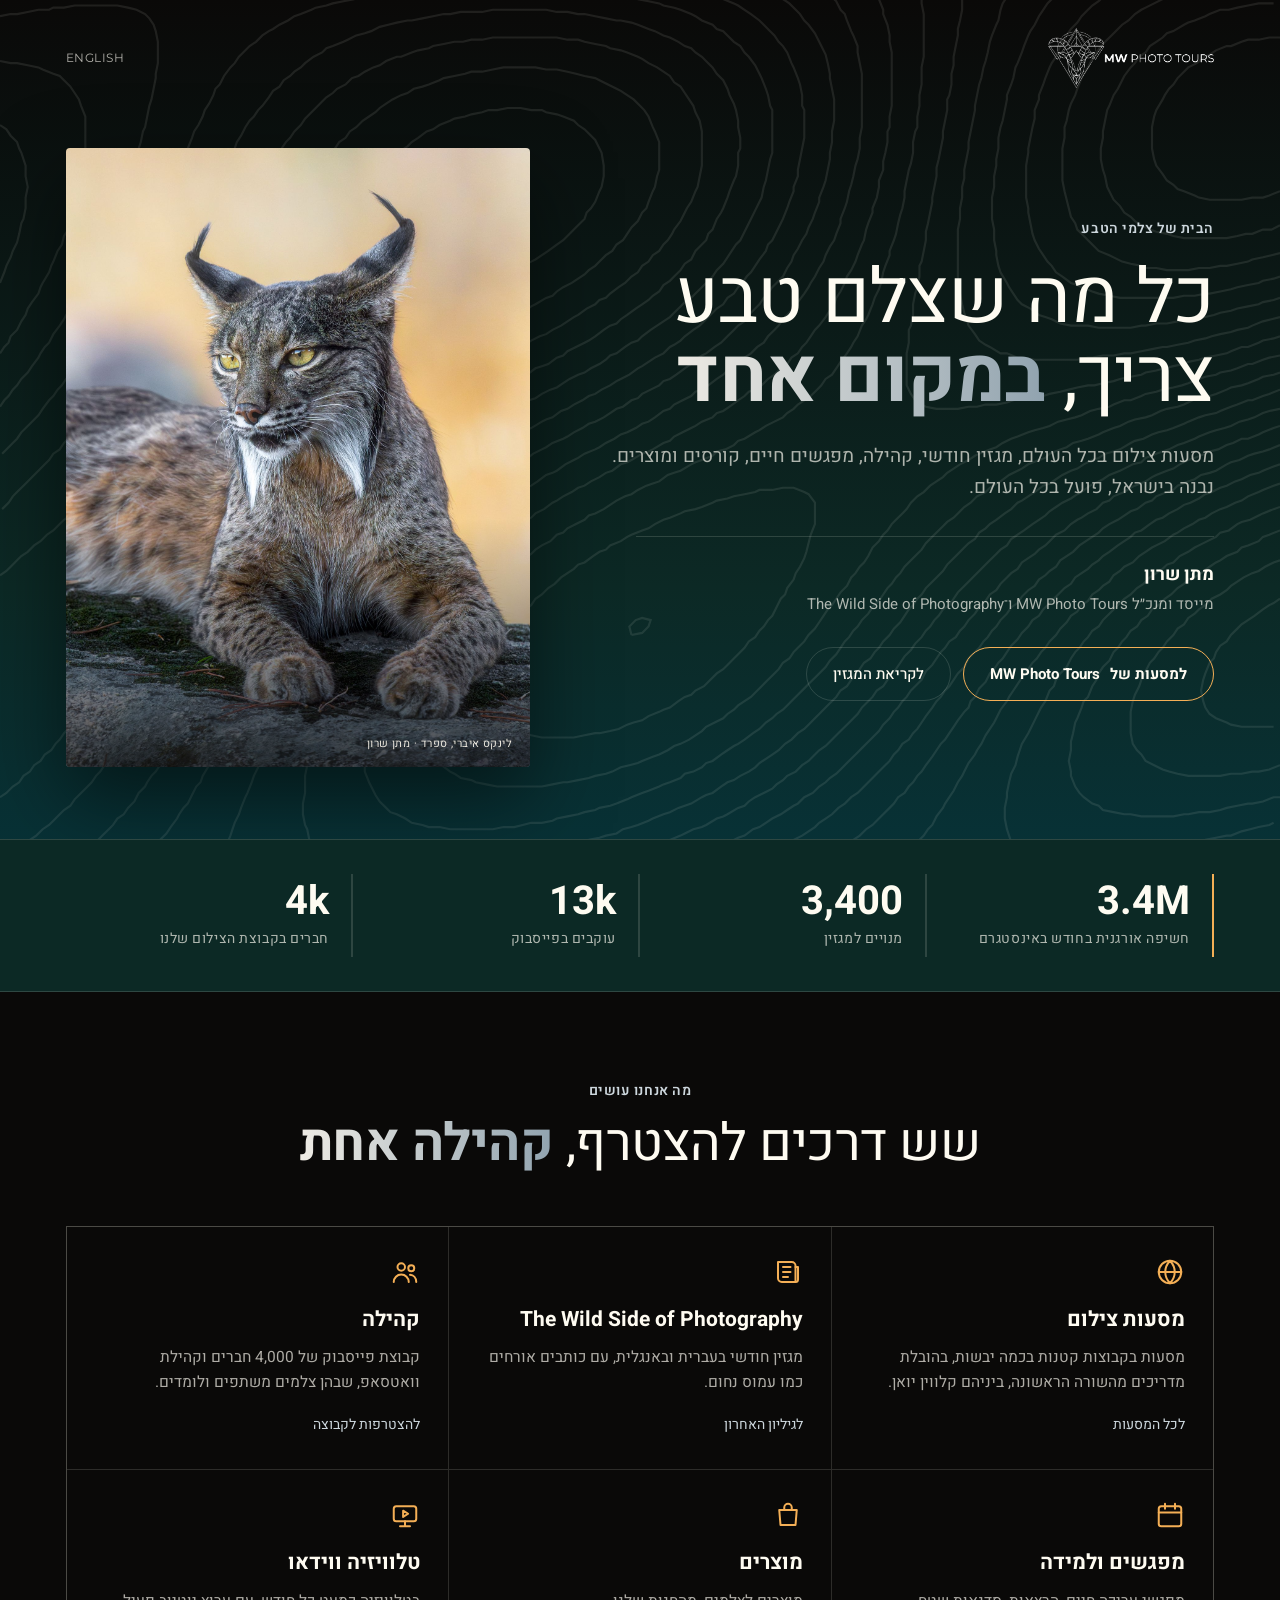
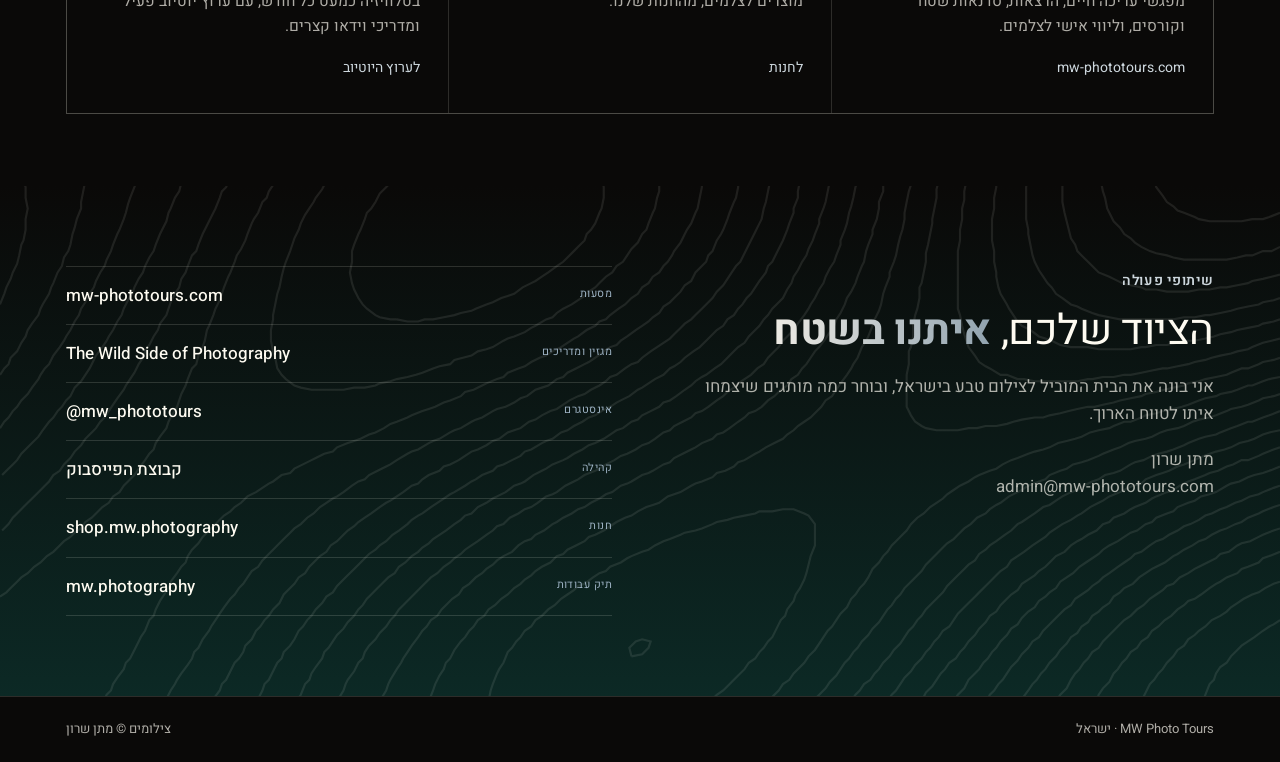
<file: partners/he.html>
<!doctype html>
<html lang="he" dir="rtl">
<head>
<meta charset="utf-8">
<meta name="viewport" content="width=device-width, initial-scale=1, viewport-fit=cover">
<title>מתן שרון · MW Photo Tours</title>
<meta name="robots" content="noindex, nofollow">
<meta name="description" content="MW Photo Tours: כל מה שצלם טבע צריך במקום אחד. מסעות, מגזין, קהילה, מפגשים ומוצרים, בהובלת מתן שרון.">
<meta property="og:title" content="מתן שרון · MW Photo Tours">
<meta property="og:description" content="כל מה שצלם טבע צריך במקום אחד: מסעות, מגזין, קהילה, מפגשים ומוצרים.">
<meta property="og:image" content="https://mw.photography/partners/img/lynx.jpg">
<meta property="og:url" content="https://mw.photography/partners/he.html">
<link rel="alternate" hreflang="en" href="https://mw.photography/partners/">
<link rel="alternate" hreflang="he" href="https://mw.photography/partners/he.html">
<link rel="icon" href="../favicon.ico">
<link rel="icon" href="../icon.svg" type="image/svg+xml">
<link rel="apple-touch-icon" href="../apple-touch-icon.png">
<link rel="preconnect" href="https://fonts.googleapis.com">
<link rel="preconnect" href="https://fonts.gstatic.com" crossorigin>
<link rel="stylesheet" href="https://fonts.googleapis.com/css2?family=Google+Sans:wght@400..700&family=Heebo:wght@400;500;700&display=swap">
<style>
/* Layout: website-style dark night band; split hero (words left, lynx right), ecosystem grid, reach strip, links. Single dark look by design (Brand Book v3). */
:root{
  --night:#0A0908; --forest:#0C2925; --petrol:#023C4C;
  --paper:#FEFBF1; --cream:#EBE7DE; --mist:#9CB1C2; --mist2:#CDD7DD;
  --gold:#F4AF56;
  --line:rgba(254,251,241,.14);
  --muted:rgba(254,251,241,.68);
  --f-head:"Heebo","MW Sans","Google Sans","Montserrat",system-ui,sans-serif;
  --f-body:"Heebo","MW Sans","Google Sans","Montserrat",system-ui,sans-serif;
  --f-label:"Heebo","Montserrat",system-ui,sans-serif;
  color-scheme:dark;
}
*{box-sizing:border-box}
body{margin:0;background:var(--night);color:var(--paper);font-family:var(--f-body);font-size:17px;line-height:1.6;-webkit-font-smoothing:antialiased}
a{color:inherit}
.wrap{max-width:1180px;margin:0 auto;padding-left:max(16px,env(safe-area-inset-left,0px));padding-right:max(16px,env(safe-area-inset-right,0px))}
.label{font-family:var(--f-label);font-size:12px;font-weight:600;letter-spacing:.22em;text-transform:uppercase;color:var(--mist2)}
.grad{background:linear-gradient(90deg,#91A3AF 0%,#EEEBE4 100%);-webkit-background-clip:text;background-clip:text;color:transparent}
h1,h2{font-family:var(--f-head);font-weight:400;letter-spacing:-.01em;text-wrap:balance;margin:0}
h1 b,h2 b{font-weight:700}

/* hero */
.hero{position:relative;overflow:hidden;background:linear-gradient(180deg,var(--night) 0%,var(--forest) 70%,var(--petrol) 140%)}
.topo{position:absolute;inset:0;background:url("data:image/svg+xml,%3Csvg%20xmlns%3D%22http%3A//www.w3.org/2000/svg%22%20viewBox%3D%220%200%20600%20400%22%20preserveAspectRatio%3D%22xMidYMid%20slice%22%3E%3Cg%20fill%3D%22none%22%20stroke%3D%22%23FEFBF1%22%20stroke-width%3D%221%22%20vector-effect%3D%22non-scaling-stroke%22%20opacity%3D%221%22%3E%3Cpath%20d%3D%22M600%2C93%20L595%2C95%20L592%2C96%20L587%2C96%20L582%2C97%20L577%2C97%20L572%2C97%20L567%2C97%20L562%2C96%20L560%2C95%20L555%2C93%20L552%2C92%20L550%2C90%20L547%2C88%20L545%2C85%20L542%2C81%20L541%2C78%20L540%2C73%20L540%2C68%20L540%2C63%20L541%2C58%20L542%2C55%20L545%2C50%20L546%2C48%20L548%2C45%20L550%2C43%20L552%2C40%20L555%2C37%20L557%2C35%20L561%2C33%20L565%2C30%20L567%2C29%20L570%2C27%20L575%2C25%20L577%2C25%20L582%2C23%20L585%2C22%20L590%2C22%20L595%2C21%20L600%2C21%22/%3E%3Cpath%20d%3D%22M600%2C109%20L596%2C111%20L592%2C111%20L587%2C113%20L584%2C113%20L580%2C114%20L575%2C115%20L570%2C115%20L565%2C115%20L560%2C115%20L555%2C115%20L550%2C114%20L547%2C113%20L542%2C112%20L539%2C111%20L535%2C109%20L532%2C107%20L530%2C105%20L527%2C103%20L525%2C100%20L522%2C97%20L520%2C93%20L519%2C91%20L518%2C86%20L517%2C83%20L516%2C78%20L516%2C73%20L517%2C68%20L517%2C65%20L518%2C60%20L519%2C55%20L520%2C53%20L522%2C48%20L524%2C45%20L525%2C43%20L527%2C39%20L530%2C35%20L532%2C33%20L534%2C30%20L537%2C28%20L539%2C25%20L542%2C23%20L545%2C21%20L547%2C19%20L550%2C18%20L555%2C15%20L557%2C14%20L560%2C13%20L565%2C11%20L567%2C10%20L572%2C8%20L576%2C8%20L580%2C7%20L585%2C6%20L590%2C5%20L592%2C5%20L597%2C5%22/%3E%3Cpath%20d%3D%22M600%2C122%20L596%2C123%20L592%2C124%20L587%2C125%20L585%2C126%20L580%2C127%20L575%2C128%20L572%2C128%20L567%2C129%20L562%2C129%20L557%2C130%20L552%2C130%20L547%2C130%20L542%2C129%20L537%2C129%20L535%2C128%20L530%2C127%20L526%2C126%20L522%2C124%20L520%2C123%20L515%2C121%20L512%2C118%20L510%2C116%20L507%2C113%20L505%2C111%20L504%2C108%20L502%2C105%20L501%2C101%20L500%2C97%20L499%2C93%20L498%2C88%20L498%2C83%20L498%2C78%20L498%2C73%20L499%2C68%20L499%2C63%20L500%2C60%20L501%2C55%20L502%2C52%20L504%2C48%20L505%2C45%20L507%2C40%20L508%2C38%20L510%2C35%20L512%2C31%20L514%2C28%20L516%2C25%20L518%2C23%20L521%2C20%20L523%2C18%20L526%2C15%20L529%2C13%20L532%2C10%20L535%2C8%20L537%2C7%20L541%2C5%20L545%2C3%20L547%2C2%20L552%2C0%22/%3E%3Cpath%20d%3D%22M600%2C133%20L597%2C134%20L592%2C135%20L590%2C136%20L585%2C137%20L580%2C138%20L577%2C139%20L572%2C140%20L567%2C141%20L565%2C141%20L560%2C142%20L555%2C142%20L550%2C143%20L545%2C143%20L540%2C143%20L535%2C143%20L530%2C143%20L525%2C143%20L520%2C142%20L515%2C141%20L512%2C140%20L507%2C138%20L505%2C137%20L502%2C136%20L498%2C133%20L495%2C131%20L493%2C128%20L491%2C126%20L489%2C123%20L487%2C120%20L485%2C116%20L484%2C113%20L483%2C108%20L482%2C103%20L482%2C101%20L481%2C96%20L481%2C91%20L481%2C86%20L481%2C81%20L482%2C75%20L482%2C73%20L483%2C68%20L484%2C63%20L485%2C59%20L485%2C55%20L487%2C50%20L487%2C48%20L489%2C43%20L490%2C40%20L492%2C35%20L493%2C33%20L495%2C30%20L497%2C25%20L498%2C23%20L500%2C20%20L502%2C17%20L505%2C14%20L507%2C11%20L510%2C8%20L512%2C6%20L515%2C4%20L517%2C2%20L520%2C0%22/%3E%3Cpath%20d%3D%22M600%2C143%20L597%2C144%20L592%2C145%20L590%2C146%20L585%2C147%20L580%2C148%20L577%2C149%20L572%2C150%20L569%2C151%20L565%2C152%20L560%2C153%20L556%2C153%20L552%2C154%20L547%2C155%20L542%2C155%20L537%2C156%20L535%2C156%20L530%2C157%20L525%2C157%20L520%2C157%20L515%2C157%20L510%2C156%20L505%2C156%20L502%2C156%20L497%2C155%20L493%2C153%20L490%2C152%20L487%2C151%20L483%2C148%20L479%2C146%20L477%2C144%20L475%2C141%20L473%2C138%20L472%2C136%20L469%2C131%20L468%2C128%20L467%2C123%20L467%2C121%20L466%2C116%20L466%2C111%20L465%2C106%20L465%2C101%20L465%2C96%20L466%2C91%20L466%2C86%20L467%2C81%20L467%2C78%20L468%2C73%20L468%2C68%20L469%2C63%20L470%2C60%20L471%2C55%20L472%2C50%20L472%2C48%20L474%2C43%20L475%2C40%20L476%2C35%20L477%2C33%20L479%2C28%20L480%2C25%20L482%2C20%20L483%2C18%20L485%2C15%20L487%2C11%20L489%2C8%20L491%2C5%20L493%2C3%20L495%2C0%22/%3E%3Cpath%20d%3D%22M600%2C152%20L596%2C153%20L592%2C154%20L587%2C156%20L585%2C157%20L580%2C158%20L577%2C159%20L572%2C160%20L568%2C161%20L565%2C162%20L560%2C163%20L557%2C164%20L552%2C165%20L547%2C166%20L545%2C166%20L540%2C167%20L535%2C168%20L530%2C169%20L527%2C169%20L522%2C170%20L517%2C170%20L512%2C171%20L510%2C171%20L505%2C172%20L500%2C172%20L495%2C172%20L490%2C172%20L485%2C172%20L480%2C171%20L477%2C171%20L472%2C169%20L469%2C169%20L464%2C166%20L462%2C165%20L459%2C163%20L457%2C160%20L454%2C156%20L453%2C153%20L452%2C150%20L451%2C146%20L450%2C141%20L449%2C138%20L449%2C133%20L449%2C128%20L449%2C123%20L449%2C118%20L449%2C113%20L449%2C111%20L450%2C106%20L450%2C101%20L451%2C96%20L451%2C91%20L452%2C87%20L452%2C83%20L453%2C78%20L454%2C73%20L454%2C70%20L455%2C65%20L456%2C60%20L457%2C55%20L457%2C53%20L458%2C48%20L459%2C43%20L460%2C40%20L461%2C35%20L462%2C32%20L463%2C28%20L464%2C23%20L465%2C20%20L467%2C15%20L468%2C13%20L469%2C8%20L470%2C5%20L472%2C2%22/%3E%3Cpath%20d%3D%22M296%2C301%20L295%2C297%20L298%2C294%20L301%2C293%20L305%2C294%20L304%2C297%20L301%2C300%20L296%2C301%22/%3E%3Cpath%20d%3D%22M600%2C161%20L597%2C162%20L592%2C163%20L590%2C164%20L585%2C166%20L582%2C166%20L577%2C168%20L575%2C169%20L570%2C170%20L565%2C171%20L562%2C172%20L557%2C173%20L555%2C174%20L550%2C175%20L546%2C176%20L542%2C177%20L537%2C178%20L535%2C179%20L530%2C180%20L525%2C181%20L522%2C182%20L517%2C183%20L513%2C184%20L510%2C184%20L505%2C185%20L501%2C186%20L497%2C187%20L492%2C188%20L489%2C189%20L485%2C189%20L479%2C190%20L475%2C191%20L472%2C192%20L467%2C193%20L462%2C193%20L458%2C194%20L454%2C194%20L449%2C195%20L444%2C195%20L439%2C195%20L434%2C194%20L432%2C193%20L429%2C191%20L427%2C188%20L425%2C184%20L425%2C179%20L425%2C174%20L425%2C169%20L426%2C164%20L426%2C158%20L427%2C156%20L428%2C151%20L428%2C146%20L429%2C141%20L430%2C138%20L431%2C133%20L431%2C128%20L432%2C126%20L433%2C121%20L434%2C116%20L434%2C112%20L435%2C108%20L436%2C103%20L437%2C98%20L437%2C96%20L438%2C91%20L439%2C86%20L439%2C82%20L440%2C78%20L441%2C73%20L442%2C68%20L442%2C65%20L443%2C60%20L444%2C55%20L444%2C50%20L445%2C48%20L446%2C43%20L446%2C38%20L447%2C34%20L447%2C30%20L448%2C25%20L449%2C20%20L449%2C17%20L450%2C13%20L451%2C8%20L451%2C3%22/%3E%3Cpath%20d%3D%22M249%2C348%20L246%2C347%20L241%2C345%20L238%2C343%20L236%2C341%20L233%2C338%20L231%2C335%20L230%2C332%20L229%2C327%20L229%2C322%20L230%2C317%20L231%2C314%20L233%2C309%20L234%2C307%20L236%2C304%20L238%2C299%20L240%2C297%20L242%2C294%20L244%2C292%20L246%2C289%20L249%2C287%20L251%2C284%20L254%2C282%20L257%2C279%20L260%2C277%20L263%2C274%20L266%2C272%20L269%2C270%20L271%2C268%20L274%2C267%20L278%2C264%20L281%2C262%20L284%2C261%20L286%2C259%20L291%2C257%20L294%2C255%20L296%2C254%20L301%2C252%20L304%2C251%20L307%2C249%20L311%2C247%20L314%2C246%20L319%2C244%20L321%2C243%20L326%2C242%20L329%2C241%20L334%2C239%20L336%2C238%20L341%2C237%20L344%2C236%20L349%2C235%20L354%2C234%20L356%2C233%20L362%2C233%20L367%2C232%20L372%2C232%20L377%2C234%20L379%2C235%20L382%2C239%20L382%2C242%20L382%2C247%20L382%2C249%20L380%2C254%20L379%2C258%20L378%2C262%20L377%2C265%20L375%2C269%20L373%2C272%20L372%2C275%20L369%2C279%20L368%2C282%20L366%2C284%20L364%2C288%20L362%2C292%20L360%2C294%20L358%2C297%20L356%2C299%20L354%2C302%20L351%2C304%20L349%2C307%20L346%2C310%20L344%2C312%20L341%2C315%20L339%2C317%20L336%2C319%20L333%2C322%20L330%2C325%20L326%2C327%20L324%2C329%20L321%2C330%20L318%2C332%20L314%2C335%20L311%2C336%20L309%2C337%20L304%2C339%20L301%2C341%20L297%2C342%20L294%2C343%20L290%2C345%20L286%2C346%20L281%2C347%20L279%2C347%20L274%2C348%20L269%2C349%20L264%2C349%20L259%2C349%20L254%2C349%20L249%2C348%22/%3E%3Cpath%20d%3D%22M600%2C170%20L595%2C171%20L592%2C172%20L587%2C174%20L585%2C174%20L580%2C176%20L577%2C177%20L572%2C178%20L570%2C179%20L565%2C180%20L562%2C181%20L557%2C183%20L554%2C184%20L550%2C185%20L545%2C186%20L542%2C187%20L537%2C188%20L535%2C189%20L530%2C191%20L527%2C191%20L522%2C193%20L520%2C194%20L515%2C195%20L511%2C196%20L507%2C198%20L504%2C199%20L500%2C200%20L496%2C201%20L492%2C203%20L489%2C204%20L485%2C205%20L482%2C206%20L477%2C208%20L474%2C209%20L470%2C211%20L467%2C213%20L464%2C214%20L459%2C216%20L457%2C217%20L454%2C219%20L450%2C221%20L447%2C223%20L444%2C225%20L442%2C227%20L439%2C229%20L436%2C231%20L433%2C234%20L430%2C236%20L427%2C239%20L425%2C242%20L423%2C244%20L420%2C247%20L418%2C249%20L416%2C252%20L414%2C254%20L412%2C257%20L409%2C260%20L407%2C264%20L405%2C267%20L403%2C269%20L401%2C272%20L399%2C274%20L397%2C278%20L394%2C281%20L392%2C284%20L390%2C287%20L388%2C289%20L386%2C292%20L384%2C295%20L382%2C298%20L379%2C301%20L377%2C304%20L374%2C307%20L372%2C309%20L370%2C312%20L367%2C314%20L365%2C317%20L363%2C319%20L360%2C322%20L357%2C325%20L355%2C327%20L352%2C330%20L349%2C332%20L346%2C334%20L344%2C336%20L341%2C338%20L339%2C340%20L335%2C342%20L331%2C344%20L329%2C346%20L326%2C348%20L323%2C350%20L319%2C352%20L316%2C353%20L313%2C355%20L309%2C357%20L306%2C358%20L301%2C360%20L299%2C361%20L295%2C362%20L291%2C363%20L287%2C365%20L284%2C366%20L279%2C367%20L276%2C368%20L271%2C369%20L266%2C370%20L264%2C370%20L259%2C371%20L254%2C372%20L249%2C372%20L244%2C372%20L238%2C372%20L233%2C372%20L228%2C371%20L223%2C370%20L221%2C369%20L216%2C368%20L213%2C366%20L211%2C365%20L207%2C362%20L205%2C360%20L203%2C357%20L201%2C354%20L199%2C350%20L198%2C346%20L198%2C342%20L198%2C337%20L198%2C333%20L199%2C330%20L200%2C325%20L201%2C322%20L203%2C317%20L204%2C314%20L206%2C310%20L208%2C307%20L209%2C304%20L211%2C302%20L213%2C298%20L216%2C294%20L218%2C292%20L220%2C289%20L222%2C287%20L224%2C284%20L227%2C282%20L229%2C279%20L232%2C277%20L235%2C274%20L238%2C272%20L241%2C269%20L244%2C267%20L246%2C265%20L249%2C263%20L251%2C261%20L254%2C259%20L258%2C257%20L261%2C254%20L264%2C253%20L266%2C251%20L270%2C249%20L274%2C247%20L276%2C245%20L279%2C244%20L283%2C242%20L286%2C240%20L289%2C238%20L293%2C236%20L296%2C235%20L299%2C233%20L303%2C231%20L306%2C230%20L309%2C229%20L313%2C226%20L316%2C225%20L319%2C224%20L324%2C221%20L326%2C220%20L329%2C219%20L334%2C217%20L336%2C215%20L340%2C214%20L344%2C212%20L346%2C210%20L349%2C209%20L354%2C206%20L356%2C205%20L359%2C203%20L363%2C201%20L367%2C199%20L369%2C197%20L372%2C195%20L374%2C193%20L377%2C191%20L380%2C189%20L383%2C186%20L385%2C184%20L387%2C181%20L390%2C179%20L392%2C176%20L394%2C173%20L397%2C169%20L399%2C166%20L400%2C164%20L402%2C161%20L404%2C156%20L406%2C153%20L407%2C151%20L409%2C146%20L410%2C143%20L412%2C139%20L413%2C136%20L414%2C131%20L415%2C128%20L417%2C123%20L417%2C121%20L419%2C116%20L420%2C113%20L421%2C108%20L422%2C104%20L423%2C101%20L424%2C96%20L424%2C93%20L425%2C88%20L426%2C83%20L427%2C80%20L428%2C75%20L428%2C70%20L429%2C65%20L430%2C63%20L430%2C58%20L431%2C53%20L431%2C48%20L432%2C43%20L432%2C40%20L432%2C35%20L433%2C30%20L433%2C25%20L433%2C20%20L433%2C15%20L433%2C10%20L432%2C5%20L432%2C3%22/%3E%3Cpath%20d%3D%22M600%2C178%20L597%2C179%20L592%2C180%20L590%2C181%20L585%2C183%20L582%2C184%20L577%2C185%20L575%2C186%20L570%2C188%20L567%2C189%20L562%2C190%20L559%2C191%20L555%2C193%20L552%2C194%20L547%2C195%20L544%2C196%20L540%2C198%20L537%2C199%20L532%2C200%20L529%2C201%20L525%2C203%20L522%2C204%20L517%2C206%20L515%2C207%20L510%2C209%20L507%2C210%20L503%2C211%20L500%2C213%20L497%2C214%20L492%2C216%20L490%2C218%20L487%2C219%20L482%2C221%20L479%2C223%20L477%2C224%20L473%2C226%20L469%2C229%20L467%2C230%20L464%2C232%20L462%2C234%20L458%2C236%20L455%2C239%20L452%2C241%20L449%2C244%20L447%2C246%20L444%2C248%20L442%2C250%20L439%2C253%20L437%2C255%20L434%2C258%20L432%2C261%20L429%2C264%20L427%2C266%20L424%2C269%20L422%2C272%20L420%2C274%20L418%2C277%20L416%2C279%20L414%2C282%20L412%2C285%20L409%2C288%20L407%2C291%20L404%2C294%20L402%2C297%20L400%2C299%20L398%2C302%20L396%2C304%20L394%2C307%20L392%2C310%20L389%2C313%20L387%2C316%20L384%2C319%20L382%2C321%20L379%2C324%20L377%2C326%20L374%2C329%20L372%2C331%20L369%2C334%20L367%2C336%20L364%2C338%20L362%2C340%20L359%2C342%20L356%2C345%20L353%2C347%20L349%2C350%20L346%2C352%20L344%2C353%20L341%2C355%20L338%2C357%20L334%2C360%20L331%2C361%20L329%2C363%20L325%2C365%20L321%2C366%20L319%2C368%20L314%2C370%20L311%2C371%20L309%2C372%20L304%2C374%20L301%2C375%20L296%2C377%20L294%2C378%20L289%2C380%20L286%2C381%20L281%2C382%20L279%2C383%20L274%2C384%20L271%2C385%20L266%2C386%20L261%2C387%20L259%2C388%20L254%2C389%20L249%2C389%20L245%2C390%20L241%2C391%20L236%2C391%20L231%2C392%20L226%2C392%20L221%2C392%20L216%2C392%20L211%2C392%20L206%2C391%20L201%2C391%20L198%2C390%20L193%2C389%20L190%2C387%20L186%2C385%20L183%2C384%20L181%2C382%20L178%2C379%20L176%2C376%20L174%2C372%20L173%2C370%20L171%2C365%20L171%2C360%20L171%2C357%20L171%2C352%20L171%2C350%20L172%2C345%20L173%2C340%20L173%2C337%20L175%2C332%20L176%2C329%20L177%2C325%20L178%2C322%20L181%2C317%20L182%2C314%20L183%2C312%20L186%2C307%20L188%2C304%20L189%2C302%20L191%2C299%20L193%2C296%20L196%2C292%20L198%2C289%20L200%2C287%20L202%2C284%20L205%2C282%20L207%2C279%20L209%2C277%20L212%2C274%20L215%2C272%20L217%2C269%20L220%2C267%20L223%2C264%20L226%2C262%20L228%2C260%20L231%2C258%20L233%2C256%20L236%2C254%20L240%2C252%20L243%2C249%20L246%2C247%20L249%2C246%20L251%2C244%20L255%2C242%20L259%2C239%20L261%2C238%20L264%2C236%20L268%2C234%20L271%2C232%20L274%2C231%20L277%2C229%20L281%2C227%20L284%2C225%20L287%2C224%20L291%2C221%20L294%2C220%20L296%2C219%20L301%2C216%20L304%2C215%20L306%2C214%20L311%2C211%20L314%2C210%20L316%2C208%20L320%2C206%20L324%2C204%20L326%2C203%20L329%2C201%20L334%2C199%20L336%2C197%20L339%2C196%20L342%2C194%20L346%2C191%20L349%2C189%20L351%2C187%20L354%2C186%20L357%2C184%20L360%2C181%20L363%2C179%20L366%2C176%20L369%2C174%20L371%2C171%20L374%2C169%20L376%2C166%20L378%2C164%20L380%2C161%20L382%2C158%20L384%2C156%20L387%2C152%20L389%2C149%20L391%2C146%20L392%2C143%20L394%2C140%20L396%2C136%20L397%2C133%20L399%2C130%20L401%2C126%20L402%2C123%20L404%2C118%20L405%2C116%20L406%2C111%20L407%2C108%20L409%2C103%20L409%2C101%20L411%2C96%20L412%2C91%20L412%2C88%20L414%2C83%20L414%2C79%20L415%2C75%20L416%2C70%20L416%2C65%20L417%2C63%20L417%2C58%20L418%2C53%20L418%2C48%20L418%2C43%20L418%2C38%20L418%2C33%20L418%2C28%20L417%2C23%20L417%2C20%20L416%2C15%20L414%2C10%20L414%2C8%20L412%2C3%20L410%2C0%22/%3E%3Cpath%20d%3D%22M147%2C400%20L145%2C397%20L144%2C392%20L143%2C390%20L142%2C385%20L142%2C380%20L143%2C375%20L143%2C370%20L143%2C367%20L144%2C362%20L145%2C357%20L146%2C355%20L147%2C350%20L148%2C347%20L150%2C342%20L151%2C340%20L153%2C335%20L154%2C332%20L156%2C327%20L157%2C325%20L158%2C322%20L161%2C317%20L162%2C314%20L163%2C312%20L166%2C308%20L168%2C304%20L170%2C302%20L171%2C299%20L173%2C296%20L176%2C293%20L178%2C290%20L181%2C287%20L183%2C284%20L185%2C282%20L187%2C279%20L189%2C277%20L192%2C274%20L194%2C272%20L197%2C269%20L199%2C267%20L202%2C264%20L205%2C262%20L208%2C259%20L211%2C257%20L213%2C255%20L216%2C253%20L218%2C251%20L221%2C249%20L224%2C247%20L228%2C244%20L231%2C242%20L233%2C240%20L236%2C239%20L239%2C236%20L243%2C234%20L246%2C232%20L249%2C231%20L252%2C229%20L256%2C226%20L259%2C225%20L261%2C224%20L265%2C221%20L269%2C219%20L271%2C218%20L274%2C216%20L279%2C214%20L281%2C213%20L284%2C211%20L288%2C209%20L291%2C207%20L294%2C206%20L298%2C204%20L301%2C202%20L304%2C201%20L307%2C199%20L311%2C196%20L314%2C195%20L316%2C193%20L320%2C191%20L324%2C189%20L326%2C187%20L329%2C186%20L332%2C184%20L336%2C181%20L339%2C179%20L341%2C177%20L344%2C175%20L346%2C173%20L349%2C171%20L352%2C169%20L355%2C166%20L358%2C164%20L360%2C161%20L363%2C158%20L365%2C156%20L367%2C153%20L369%2C151%20L372%2C148%20L374%2C145%20L377%2C141%20L379%2C138%20L380%2C136%20L382%2C133%20L384%2C129%20L386%2C126%20L387%2C123%20L389%2C119%20L391%2C116%20L392%2C113%20L394%2C108%20L394%2C106%20L396%2C101%20L397%2C98%20L398%2C93%20L399%2C90%20L400%2C86%20L401%2C81%20L402%2C78%20L403%2C73%20L403%2C68%20L404%2C63%20L404%2C58%20L404%2C55%20L404%2C50%20L404%2C45%20L404%2C42%20L404%2C38%20L403%2C33%20L402%2C28%20L402%2C25%20L400%2C20%20L399%2C18%20L397%2C13%20L396%2C10%20L394%2C8%20L392%2C4%20L389%2C1%22/%3E%3Cpath%20d%3D%22M600%2C186%20L595%2C188%20L592%2C189%20L587%2C191%20L585%2C191%20L580%2C193%20L577%2C194%20L572%2C196%20L570%2C197%20L565%2C198%20L562%2C199%20L557%2C201%20L555%2C202%20L550%2C204%20L547%2C205%20L543%2C206%20L540%2C207%20L536%2C209%20L532%2C210%20L530%2C211%20L525%2C214%20L522%2C215%20L518%2C216%20L515%2C218%20L512%2C219%20L508%2C221%20L505%2C223%20L502%2C224%20L498%2C226%20L495%2C228%20L492%2C230%20L489%2C231%20L485%2C234%20L482%2C236%20L479%2C238%20L477%2C239%20L474%2C242%20L471%2C244%20L467%2C247%20L464%2C249%20L462%2C251%20L459%2C253%20L457%2C256%20L454%2C258%20L452%2C260%20L449%2C263%20L447%2C265%20L444%2C268%20L442%2C271%20L439%2C274%20L437%2C276%20L434%2C279%20L432%2C282%20L430%2C284%20L428%2C287%20L426%2C289%20L424%2C292%20L422%2C295%20L419%2C298%20L417%2C301%20L414%2C304%20L412%2C307%20L410%2C309%20L408%2C312%20L405%2C314%20L403%2C317%20L401%2C319%20L399%2C322%20L397%2C325%20L394%2C327%20L392%2C330%20L389%2C333%20L387%2C335%20L384%2C338%20L382%2C340%20L379%2C343%20L377%2C345%20L374%2C347%20L371%2C350%20L368%2C352%20L365%2C355%20L362%2C357%20L359%2C359%20L356%2C361%20L354%2C363%20L351%2C365%20L347%2C367%20L344%2C369%20L341%2C370%20L338%2C372%20L334%2C375%20L331%2C376%20L329%2C377%20L324%2C380%20L321%2C381%20L318%2C382%20L314%2C384%20L311%2C385%20L306%2C387%20L304%2C388%20L299%2C390%20L296%2C391%20L292%2C392%20L289%2C394%20L284%2C395%20L281%2C396%20L276%2C397%20L274%2C398%20L269%2C400%22/%3E%3Cpath%20d%3D%22M0%2C62%20L3%2C64%20L5%2C67%20L8%2C70%20L9%2C73%20L10%2C75%20L12%2C81%20L12%2C86%20L13%2C91%20L12%2C96%20L12%2C101%20L11%2C106%20L10%2C108%20L9%2C113%20L8%2C117%20L6%2C121%20L5%2C124%20L3%2C128%20L2%2C131%20L0%2C136%22/%3E%3Cpath%20d%3D%22M106%2C400%20L108%2C395%20L109%2C392%20L110%2C389%20L112%2C385%20L113%2C382%20L115%2C377%20L116%2C375%20L118%2C370%20L119%2C367%20L121%2C363%20L122%2C360%20L123%2C357%20L125%2C352%20L126%2C350%20L128%2C345%20L129%2C342%20L131%2C339%20L133%2C335%20L134%2C332%20L136%2C329%20L138%2C325%20L139%2C322%20L141%2C319%20L143%2C314%20L145%2C312%20L146%2C309%20L148%2C306%20L151%2C302%20L152%2C299%20L154%2C297%20L156%2C294%20L158%2C291%20L161%2C288%20L163%2C285%20L166%2C282%20L168%2C279%20L170%2C277%20L172%2C274%20L174%2C272%20L177%2C269%20L179%2C267%20L182%2C264%20L185%2C262%20L187%2C259%20L190%2C257%20L193%2C254%20L196%2C252%20L198%2C250%20L201%2C248%20L203%2C246%20L206%2C244%20L209%2C242%20L213%2C239%20L216%2C237%20L218%2C235%20L221%2C234%20L224%2C231%20L228%2C229%20L231%2C227%20L233%2C226%20L237%2C224%20L241%2C221%20L244%2C220%20L246%2C219%20L250%2C216%20L254%2C214%20L256%2C213%20L259%2C211%20L264%2C209%20L266%2C208%20L269%2C206%20L273%2C204%20L276%2C202%20L279%2C201%20L283%2C199%20L286%2C197%20L289%2C195%20L292%2C194%20L296%2C191%20L299%2C190%20L301%2C188%20L305%2C186%20L309%2C184%20L311%2C182%20L314%2C181%20L317%2C179%20L321%2C176%20L324%2C174%20L326%2C172%20L329%2C170%20L331%2C169%20L335%2C166%20L338%2C164%20L341%2C161%20L344%2C158%20L346%2C156%20L349%2C154%20L351%2C151%20L354%2C148%20L356%2C146%20L358%2C143%20L360%2C141%20L362%2C138%20L364%2C136%20L367%2C133%20L369%2C129%20L371%2C126%20L372%2C123%20L374%2C120%20L376%2C116%20L378%2C113%20L379%2C110%20L381%2C106%20L382%2C103%20L384%2C98%20L384%2C96%20L386%2C91%20L387%2C88%20L388%2C83%20L389%2C78%20L389%2C75%20L390%2C70%20L390%2C65%20L391%2C60%20L391%2C55%20L391%2C50%20L390%2C45%20L389%2C40%20L389%2C38%20L388%2C33%20L387%2C29%20L385%2C25%20L384%2C23%20L382%2C19%20L379%2C15%20L377%2C13%20L375%2C10%20L373%2C8%20L370%2C5%20L367%2C3%20L364%2C1%22/%3E%3Cpath%20d%3D%22M600%2C195%20L595%2C196%20L592%2C197%20L588%2C199%20L585%2C200%20L581%2C201%20L577%2C203%20L574%2C204%20L570%2C205%20L567%2C206%20L562%2C208%20L560%2C209%20L555%2C211%20L552%2C212%20L548%2C214%20L545%2C215%20L542%2C216%20L537%2C218%20L535%2C220%20L531%2C221%20L527%2C223%20L525%2C224%20L520%2C226%20L517%2C228%20L515%2C229%20L511%2C231%20L507%2C234%20L505%2C235%20L502%2C237%20L498%2C239%20L495%2C241%20L492%2C243%20L490%2C245%20L487%2C247%20L484%2C249%20L480%2C252%20L477%2C254%20L474%2C256%20L472%2C259%20L469%2C261%20L467%2C263%20L464%2C266%20L462%2C268%20L459%2C271%20L457%2C273%20L454%2C276%20L452%2C278%20L449%2C281%20L447%2C284%20L445%2C287%20L442%2C289%20L440%2C292%20L438%2C294%20L436%2C297%20L434%2C299%20L432%2C302%20L429%2C305%20L427%2C308%20L424%2C311%20L422%2C314%20L420%2C317%20L418%2C319%20L416%2C322%20L414%2C325%20L411%2C327%20L409%2C330%20L407%2C332%20L404%2C335%20L402%2C338%20L399%2C341%20L397%2C343%20L394%2C346%20L392%2C348%20L389%2C351%20L387%2C353%20L384%2C355%20L382%2C357%20L379%2C360%20L376%2C362%20L373%2C365%20L369%2C367%20L367%2C369%20L364%2C371%20L362%2C373%20L358%2C375%20L354%2C377%20L351%2C379%20L349%2C381%20L346%2C382%20L341%2C385%20L339%2C386%20L336%2C387%20L331%2C390%20L329%2C391%20L325%2C392%20L321%2C394%20L319%2C395%20L314%2C397%20L311%2C398%20L307%2C400%22/%3E%3Cpath%20d%3D%22M0%2C32%20L5%2C33%20L8%2C33%20L13%2C34%20L18%2C35%20L20%2C36%20L25%2C38%20L28%2C39%20L30%2C41%20L33%2C44%20L35%2C47%20L37%2C50%20L38%2C53%20L40%2C58%20L40%2C62%20L40%2C65%20L40%2C70%20L40%2C75%20L40%2C78%20L39%2C83%20L38%2C88%20L38%2C91%20L36%2C96%20L35%2C100%20L34%2C103%20L33%2C108%20L32%2C111%20L30%2C114%20L29%2C118%20L27%2C121%20L25%2C126%20L24%2C128%20L23%2C131%20L20%2C136%20L19%2C138%20L18%2C141%20L15%2C145%20L13%2C148%20L12%2C151%20L10%2C154%20L8%2C158%20L5%2C161%20L4%2C164%20L2%2C166%20L0%2C169%22/%3E%3Cpath%20d%3D%22M73%2C400%20L75%2C397%20L78%2C394%20L80%2C391%20L83%2C387%20L84%2C385%20L86%2C382%20L88%2C380%20L90%2C376%20L92%2C372%20L94%2C370%20L95%2C367%20L98%2C362%20L99%2C360%20L101%2C357%20L103%2C353%20L105%2C350%20L106%2C347%20L108%2C344%20L110%2C340%20L112%2C337%20L113%2C334%20L115%2C330%20L117%2C327%20L118%2C325%20L121%2C321%20L123%2C317%20L124%2C314%20L126%2C312%20L128%2C308%20L130%2C304%20L132%2C302%20L133%2C299%20L136%2C296%20L138%2C293%20L140%2C289%20L142%2C287%20L144%2C284%20L146%2C282%20L148%2C279%20L151%2C276%20L153%2C273%20L156%2C271%20L158%2C268%20L161%2C265%20L163%2C263%20L166%2C260%20L168%2C258%20L171%2C255%20L173%2C253%20L176%2C251%20L178%2C249%20L181%2C247%20L184%2C244%20L187%2C242%20L191%2C239%20L193%2C237%20L196%2C235%20L198%2C234%20L202%2C231%20L205%2C229%20L208%2C227%20L211%2C225%20L213%2C224%20L218%2C221%20L221%2C219%20L223%2C218%20L226%2C216%20L231%2C214%20L233%2C212%20L236%2C211%20L240%2C209%20L244%2C207%20L246%2C205%20L249%2C204%20L254%2C201%20L256%2C200%20L259%2C199%20L263%2C196%20L266%2C195%20L269%2C193%20L273%2C191%20L276%2C189%20L279%2C188%20L282%2C186%20L286%2C184%20L289%2C182%20L291%2C181%20L295%2C179%20L299%2C176%20L301%2C175%20L304%2C173%20L307%2C171%20L311%2C169%20L314%2C166%20L316%2C165%20L319%2C163%20L321%2C161%20L325%2C158%20L328%2C156%20L331%2C153%20L333%2C151%20L336%2C148%20L339%2C146%20L341%2C143%20L344%2C141%20L346%2C138%20L348%2C136%20L350%2C133%20L352%2C131%20L354%2C128%20L356%2C125%20L359%2C121%20L360%2C118%20L362%2C116%20L364%2C112%20L366%2C108%20L367%2C106%20L369%2C101%20L370%2C98%20L372%2C93%20L372%2C91%20L374%2C86%20L374%2C83%20L375%2C78%20L376%2C73%20L377%2C68%20L377%2C65%20L377%2C60%20L377%2C55%20L376%2C53%20L376%2C48%20L375%2C43%20L374%2C40%20L372%2C35%20L371%2C33%20L369%2C28%20L367%2C25%20L365%2C23%20L363%2C20%20L361%2C18%20L358%2C15%20L356%2C13%20L352%2C10%20L349%2C8%20L346%2C6%20L344%2C5%20L339%2C3%20L336%2C1%20L333%2C0%22/%3E%3Cpath%20d%3D%22M600%2C203%20L597%2C204%20L592%2C206%20L590%2C207%20L585%2C209%20L582%2C209%20L578%2C211%20L575%2C212%20L571%2C214%20L567%2C215%20L565%2C216%20L560%2C218%20L557%2C219%20L553%2C221%20L550%2C223%20L547%2C224%20L542%2C226%20L540%2C227%20L537%2C229%20L532%2C231%20L530%2C232%20L527%2C234%20L522%2C236%20L520%2C238%20L517%2C239%20L514%2C242%20L510%2C244%20L507%2C246%20L505%2C247%20L502%2C249%20L499%2C252%20L495%2C254%20L492%2C257%20L490%2C259%20L487%2C261%20L485%2C263%20L482%2C265%20L479%2C267%20L477%2C270%20L474%2C272%20L472%2C274%20L469%2C277%20L467%2C280%20L464%2C282%20L462%2C285%20L459%2C288%20L457%2C291%20L454%2C294%20L452%2C297%20L450%2C299%20L448%2C302%20L445%2C304%20L443%2C307%20L441%2C309%20L439%2C312%20L437%2C315%20L434%2C318%20L432%2C322%20L429%2C325%20L427%2C327%20L425%2C330%20L423%2C332%20L421%2C335%20L419%2C337%20L417%2C340%20L414%2C343%20L412%2C346%20L409%2C349%20L407%2C351%20L404%2C354%20L402%2C356%20L399%2C359%20L397%2C361%20L394%2C364%20L392%2C366%20L389%2C368%20L387%2C370%20L384%2C372%20L381%2C375%20L377%2C377%20L374%2C380%20L372%2C381%20L369%2C383%20L366%2C385%20L362%2C387%20L359%2C389%20L356%2C391%20L353%2C392%20L349%2C395%20L346%2C396%20L344%2C397%20L339%2C400%22/%3E%3Cpath%20d%3D%22M0%2C11%20L5%2C10%20L8%2C10%20L13%2C9%20L18%2C8%20L23%2C8%20L25%2C7%20L30%2C7%20L35%2C6%20L40%2C6%20L45%2C6%20L50%2C6%20L55%2C6%20L60%2C7%20L64%2C8%20L68%2C10%20L70%2C12%20L72%2C15%20L73%2C18%20L74%2C23%20L74%2C28%20L74%2C33%20L73%2C38%20L73%2C40%20L72%2C45%20L71%2C50%20L70%2C53%20L69%2C58%20L68%2C63%20L67%2C65%20L66%2C70%20L65%2C73%20L64%2C78%20L63%2C81%20L61%2C86%20L60%2C89%20L59%2C93%20L58%2C96%20L56%2C101%20L55%2C103%20L53%2C108%20L52%2C111%20L50%2C115%20L49%2C118%20L47%2C121%20L45%2C125%20L44%2C128%20L42%2C131%20L40%2C135%20L38%2C138%20L37%2C141%20L35%2C144%20L33%2C148%20L31%2C151%20L30%2C153%20L28%2C156%20L25%2C160%20L23%2C164%20L21%2C166%20L19%2C169%20L18%2C171%20L15%2C175%20L13%2C178%20L10%2C181%20L8%2C184%20L6%2C186%20L4%2C189%20L2%2C191%20L0%2C194%22/%3E%3Cpath%20d%3D%22M43%2C400%20L46%2C397%20L48%2C395%20L51%2C392%20L53%2C390%20L55%2C387%20L58%2C385%20L60%2C382%20L63%2C379%20L65%2C375%20L68%2C372%20L69%2C370%20L71%2C367%20L73%2C365%20L75%2C362%20L78%2C358%20L80%2C355%20L81%2C352%20L83%2C350%20L85%2C346%20L88%2C342%20L89%2C340%20L91%2C337%20L93%2C333%20L95%2C330%20L97%2C327%20L98%2C325%20L100%2C321%20L103%2C317%20L104%2C314%20L106%2C312%20L108%2C308%20L110%2C304%20L112%2C302%20L114%2C299%20L115%2C296%20L118%2C293%20L120%2C289%20L122%2C287%20L124%2C284%20L126%2C282%20L128%2C279%20L131%2C276%20L133%2C272%20L136%2C269%20L138%2C267%20L140%2C264%20L143%2C262%20L145%2C259%20L147%2C257%20L150%2C254%20L153%2C252%20L155%2C249%20L158%2C247%20L161%2C244%20L163%2C242%20L166%2C240%20L168%2C238%20L171%2C236%20L174%2C234%20L178%2C231%20L181%2C229%20L183%2C228%20L186%2C226%20L189%2C224%20L193%2C221%20L196%2C220%20L198%2C218%20L201%2C216%20L206%2C214%20L208%2C212%20L211%2C211%20L215%2C209%20L218%2C207%20L221%2C205%20L224%2C204%20L228%2C202%20L231%2C200%20L234%2C199%20L238%2C196%20L241%2C195%20L244%2C194%20L248%2C191%20L251%2C190%20L254%2C188%20L258%2C186%20L261%2C185%20L264%2C183%20L267%2C181%20L271%2C179%20L274%2C178%20L277%2C176%20L281%2C174%20L284%2C172%20L286%2C170%20L289%2C169%20L293%2C166%20L296%2C164%20L299%2C163%20L301%2C161%20L305%2C158%20L308%2C156%20L311%2C154%20L314%2C152%20L316%2C150%20L319%2C147%20L321%2C145%20L324%2C143%20L326%2C141%20L329%2C138%20L331%2C136%20L334%2C133%20L336%2C130%20L339%2C127%20L341%2C124%20L343%2C121%20L345%2C118%20L347%2C116%20L349%2C112%20L351%2C108%20L352%2C106%20L354%2C102%20L356%2C98%20L357%2C96%20L358%2C91%20L359%2C88%20L360%2C83%20L361%2C78%20L362%2C75%20L362%2C70%20L362%2C65%20L362%2C60%20L362%2C55%20L361%2C53%20L360%2C48%20L359%2C45%20L357%2C40%20L356%2C38%20L354%2C34%20L351%2C30%20L349%2C28%20L347%2C25%20L344%2C23%20L341%2C20%20L339%2C18%20L336%2C17%20L334%2C15%20L329%2C13%20L326%2C11%20L324%2C10%20L319%2C8%20L316%2C7%20L311%2C6%20L309%2C5%20L304%2C4%20L299%2C3%20L296%2C2%20L291%2C1%20L286%2C0%22/%3E%3Cpath%20d%3D%22M600%2C212%20L595%2C214%20L592%2C215%20L588%2C216%20L585%2C217%20L581%2C219%20L577%2C220%20L575%2C221%20L570%2C224%20L567%2C225%20L563%2C226%20L560%2C228%20L557%2C229%20L552%2C231%20L550%2C233%20L547%2C234%20L542%2C236%20L540%2C238%20L537%2C239%20L533%2C242%20L530%2C243%20L527%2C245%20L524%2C247%20L520%2C249%20L517%2C251%20L515%2C253%20L512%2C255%20L509%2C257%20L506%2C259%20L503%2C262%20L500%2C264%20L497%2C266%20L495%2C269%20L492%2C271%20L490%2C273%20L487%2C275%20L485%2C278%20L482%2C280%20L479%2C283%20L477%2C286%20L474%2C288%20L472%2C291%20L469%2C294%20L467%2C297%20L465%2C299%20L463%2C302%20L461%2C304%20L459%2C307%20L457%2C309%20L454%2C312%20L452%2C316%20L449%2C319%20L447%2C322%20L445%2C325%20L443%2C327%20L441%2C330%20L439%2C332%20L437%2C335%20L434%2C339%20L432%2C342%20L430%2C345%20L428%2C347%20L426%2C350%20L423%2C352%20L421%2C355%20L419%2C357%20L417%2C360%20L414%2C363%20L412%2C365%20L409%2C368%20L407%2C370%20L404%2C373%20L402%2C375%20L399%2C377%20L396%2C380%20L393%2C382%20L390%2C385%20L387%2C387%20L384%2C389%20L382%2C391%20L379%2C393%20L376%2C395%20L372%2C397%20L369%2C399%22/%3E%3Cpath%20d%3D%22M181%2C0%20L178%2C0%20L173%2C1%20L168%2C2%20L166%2C3%20L161%2C4%20L156%2C5%20L153%2C6%20L148%2C7%20L146%2C8%20L141%2C10%20L138%2C11%20L135%2C13%20L131%2C15%20L128%2C17%20L126%2C18%20L123%2C20%20L120%2C23%20L117%2C25%20L114%2C28%20L112%2C30%20L110%2C33%20L108%2C35%20L105%2C39%20L103%2C43%20L101%2C45%20L100%2C48%20L98%2C52%20L96%2C55%20L95%2C58%20L93%2C62%20L91%2C65%20L90%2C68%20L88%2C73%20L87%2C75%20L85%2C79%20L84%2C83%20L82%2C86%20L80%2C91%20L79%2C93%20L78%2C97%20L76%2C101%20L75%2C103%20L73%2C108%20L72%2C111%20L70%2C114%20L68%2C118%20L67%2C121%20L65%2C124%20L63%2C128%20L62%2C131%20L60%2C134%20L58%2C138%20L57%2C141%20L55%2C144%20L53%2C148%20L51%2C151%20L50%2C153%20L48%2C156%20L45%2C160%20L43%2C164%20L42%2C166%20L40%2C169%20L38%2C172%20L35%2C175%20L33%2C179%20L31%2C181%20L29%2C184%20L27%2C186%20L25%2C189%20L23%2C191%20L20%2C195%20L18%2C198%20L15%2C201%20L13%2C203%20L10%2C206%20L8%2C209%20L6%2C211%20L3%2C214%20L1%2C216%22/%3E%3Cpath%20d%3D%22M11%2C400%20L14%2C397%20L17%2C395%20L20%2C392%20L23%2C390%20L25%2C388%20L28%2C385%20L30%2C383%20L33%2C381%20L35%2C378%20L38%2C375%20L40%2C373%20L43%2C370%20L45%2C367%20L47%2C365%20L49%2C362%20L51%2C360%20L53%2C357%20L55%2C355%20L58%2C351%20L60%2C348%20L62%2C345%20L64%2C342%20L66%2C340%20L68%2C337%20L70%2C333%20L72%2C330%20L74%2C327%20L76%2C325%20L78%2C321%20L80%2C317%20L82%2C314%20L83%2C312%20L85%2C309%20L88%2C305%20L90%2C302%20L91%2C299%20L93%2C297%20L95%2C293%20L98%2C289%20L99%2C287%20L101%2C284%20L103%2C281%20L105%2C278%20L108%2C274%20L110%2C272%20L112%2C269%20L114%2C267%20L116%2C264%20L118%2C261%20L121%2C259%20L123%2C256%20L126%2C253%20L128%2C251%20L131%2C248%20L133%2C246%20L136%2C243%20L138%2C241%20L141%2C239%20L144%2C236%20L147%2C234%20L150%2C231%20L153%2C229%20L156%2C227%20L158%2C226%20L161%2C224%20L165%2C221%20L168%2C219%20L171%2C218%20L173%2C216%20L177%2C214%20L181%2C212%20L183%2C211%20L186%2C209%20L191%2C206%20L193%2C205%20L196%2C204%20L201%2C201%20L203%2C200%20L206%2C199%20L211%2C196%20L213%2C195%20L216%2C194%20L221%2C191%20L223%2C190%20L226%2C189%20L231%2C186%20L233%2C185%20L237%2C184%20L241%2C182%20L244%2C180%20L247%2C179%20L251%2C176%20L254%2C175%20L257%2C174%20L261%2C171%20L264%2C170%20L266%2C168%20L270%2C166%20L274%2C164%20L276%2C163%20L279%2C161%20L283%2C158%20L286%2C156%20L289%2C155%20L291%2C153%20L294%2C151%20L298%2C148%20L301%2C146%20L304%2C144%20L306%2C142%20L309%2C140%20L311%2C137%20L314%2C135%20L316%2C133%20L319%2C130%20L321%2C127%20L324%2C125%20L326%2C121%20L329%2C118%20L331%2C116%20L332%2C113%20L334%2C111%20L336%2C106%20L338%2C103%20L339%2C101%20L341%2C96%20L342%2C93%20L344%2C88%20L345%2C86%20L346%2C81%20L346%2C75%20L347%2C73%20L347%2C68%20L346%2C63%20L346%2C60%20L345%2C55%20L344%2C52%20L342%2C48%20L341%2C45%20L339%2C41%20L336%2C38%20L334%2C35%20L332%2C33%20L329%2C30%20L326%2C28%20L324%2C26%20L321%2C25%20L318%2C23%20L314%2C21%20L311%2C20%20L307%2C18%20L304%2C17%20L299%2C15%20L296%2C14%20L291%2C13%20L289%2C13%20L284%2C12%20L279%2C11%20L274%2C10%20L271%2C10%20L266%2C9%20L261%2C9%20L256%2C8%20L251%2C8%20L246%2C8%20L241%2C8%20L236%2C8%20L231%2C8%20L226%2C9%20L221%2C9%20L216%2C9%20L211%2C10%20L208%2C10%20L203%2C11%20L198%2C12%20L193%2C13%20L191%2C13%20L186%2C14%20L182%2C15%20L178%2C16%20L174%2C18%20L171%2C19%20L167%2C20%20L163%2C22%20L161%2C23%20L156%2C25%20L153%2C26%20L151%2C28%20L147%2C30%20L143%2C33%20L141%2C35%20L138%2C37%20L136%2C39%20L133%2C41%20L131%2C44%20L128%2C46%20L126%2C49%20L123%2C53%20L121%2C55%20L119%2C58%20L117%2C60%20L115%2C63%20L113%2C67%20L111%2C70%20L110%2C73%20L108%2C76%20L106%2C81%20L104%2C83%20L103%2C86%20L101%2C91%20L100%2C93%20L98%2C97%20L96%2C101%20L95%2C103%20L93%2C108%20L92%2C111%20L90%2C113%20L88%2C118%20L87%2C121%20L85%2C124%20L84%2C128%20L82%2C131%20L80%2C135%20L79%2C138%20L78%2C141%20L75%2C145%20L74%2C148%20L72%2C151%20L70%2C155%20L68%2C158%20L67%2C161%20L65%2C164%20L63%2C168%20L61%2C171%20L59%2C174%20L58%2C176%20L55%2C180%20L53%2C183%20L51%2C186%20L49%2C189%20L47%2C191%20L45%2C194%20L43%2C196%20L40%2C199%20L38%2C202%20L35%2C205%20L33%2C208%20L30%2C211%20L28%2C214%20L25%2C216%20L23%2C219%20L21%2C221%20L18%2C224%20L16%2C226%20L13%2C229%20L11%2C231%20L8%2C234%20L6%2C236%20L4%2C239%20L1%2C242%22/%3E%3Cpath%20d%3D%22M600%2C221%20L597%2C222%20L592%2C224%20L590%2C225%20L586%2C226%20L582%2C228%20L579%2C229%20L575%2C231%20L572%2C232%20L568%2C234%20L565%2C235%20L562%2C237%20L558%2C239%20L555%2C240%20L552%2C242%20L548%2C244%20L545%2C246%20L542%2C247%20L539%2C249%20L535%2C252%20L532%2C253%20L530%2C255%20L527%2C257%20L524%2C259%20L520%2C262%20L517%2C264%20L515%2C266%20L512%2C268%20L510%2C270%20L507%2C272%20L504%2C274%20L502%2C277%20L499%2C279%20L496%2C282%20L494%2C284%20L491%2C287%20L489%2C289%20L487%2C292%20L484%2C294%20L482%2C297%20L479%2C300%20L477%2C303%20L474%2C306%20L472%2C309%20L470%2C312%20L468%2C314%20L466%2C317%20L464%2C319%20L462%2C323%20L459%2C326%20L457%2C330%20L455%2C332%20L454%2C335%20L452%2C337%20L449%2C341%20L447%2C344%20L445%2C347%20L443%2C350%20L441%2C352%20L439%2C355%20L437%2C358%20L434%2C362%20L432%2C365%20L430%2C367%20L428%2C370%20L426%2C372%20L424%2C375%20L421%2C377%20L419%2C380%20L417%2C382%20L414%2C385%20L412%2C387%20L409%2C390%20L406%2C392%20L403%2C395%20L400%2C397%20L397%2C400%22/%3E%3Cpath%20d%3D%22M0%2C377%20L3%2C375%20L6%2C372%20L9%2C370%20L11%2C367%20L14%2C365%20L16%2C362%20L19%2C360%20L21%2C357%20L24%2C355%20L26%2C352%20L28%2C350%20L30%2C347%20L33%2C344%20L35%2C341%20L38%2C338%20L40%2C335%20L42%2C332%20L44%2C330%20L45%2C327%20L48%2C323%20L50%2C319%20L52%2C317%20L53%2C314%20L55%2C311%20L58%2C307%20L59%2C304%20L61%2C302%20L63%2C298%20L65%2C294%20L66%2C292%20L68%2C289%20L70%2C284%20L72%2C282%20L73%2C279%20L75%2C275%20L77%2C272%20L79%2C269%20L80%2C266%20L83%2C262%20L85%2C259%20L87%2C257%20L88%2C254%20L90%2C251%20L93%2C248%20L95%2C245%20L98%2C242%20L100%2C240%20L103%2C237%20L105%2C235%20L108%2C233%20L110%2C231%20L113%2C229%20L116%2C226%20L120%2C224%20L123%2C222%20L126%2C220%20L128%2C219%20L132%2C216%20L136%2C215%20L138%2C213%20L142%2C211%20L146%2C209%20L148%2C208%20L152%2C206%20L156%2C205%20L158%2C203%20L163%2C201%20L166%2C200%20L169%2C199%20L173%2C197%20L176%2C196%20L180%2C194%20L183%2C192%20L186%2C191%20L191%2C189%20L193%2C188%20L198%2C186%20L201%2C185%20L204%2C184%20L208%2C182%20L211%2C181%20L216%2C179%20L218%2C177%20L222%2C176%20L226%2C174%20L228%2C173%20L233%2C171%20L236%2C170%20L238%2C168%20L243%2C166%20L246%2C165%20L249%2C163%20L253%2C161%20L256%2C160%20L259%2C158%20L263%2C156%20L266%2C154%20L269%2C152%20L271%2C151%20L275%2C148%20L279%2C146%20L281%2C144%20L284%2C143%20L286%2C141%20L290%2C138%20L293%2C136%20L296%2C133%20L299%2C131%20L301%2C128%20L304%2C126%20L306%2C123%20L309%2C121%20L311%2C118%20L313%2C116%20L315%2C113%20L316%2C111%20L319%2C107%20L321%2C103%20L322%2C101%20L324%2C98%20L326%2C93%20L327%2C91%20L328%2C86%20L329%2C81%20L329%2C78%20L329%2C73%20L329%2C68%20L329%2C65%20L328%2C60%20L326%2C56%20L325%2C53%20L323%2C50%20L321%2C47%20L319%2C44%20L316%2C42%20L314%2C39%20L311%2C37%20L308%2C35%20L304%2C33%20L301%2C31%20L299%2C30%20L294%2C28%20L291%2C27%20L286%2C26%20L284%2C25%20L279%2C24%20L274%2C23%20L271%2C22%20L266%2C22%20L261%2C21%20L256%2C21%20L251%2C21%20L246%2C21%20L241%2C21%20L236%2C21%20L231%2C21%20L226%2C22%20L221%2C22%20L217%2C23%20L213%2C23%20L208%2C24%20L203%2C25%20L201%2C26%20L196%2C27%20L193%2C28%20L188%2C30%20L186%2C30%20L181%2C32%20L178%2C34%20L175%2C35%20L171%2C37%20L168%2C39%20L165%2C40%20L162%2C43%20L158%2C45%20L156%2C47%20L153%2C49%20L151%2C51%20L148%2C54%20L146%2C56%20L143%2C59%20L141%2C62%20L138%2C65%20L136%2C68%20L134%2C70%20L132%2C73%20L131%2C76%20L128%2C80%20L126%2C83%20L125%2C86%20L123%2C88%20L121%2C93%20L119%2C96%20L118%2C98%20L116%2C103%20L115%2C106%20L113%2C110%20L111%2C113%20L110%2C116%20L108%2C121%20L107%2C123%20L105%2C128%20L104%2C131%20L103%2C134%20L101%2C138%20L100%2C141%20L98%2C146%20L97%2C148%20L96%2C153%20L95%2C156%20L93%2C160%20L92%2C164%20L90%2C166%20L88%2C171%20L87%2C174%20L85%2C178%20L84%2C181%20L83%2C184%20L80%2C189%20L79%2C191%20L78%2C194%20L75%2C198%20L73%2C201%20L72%2C204%20L70%2C206%20L68%2C209%20L65%2C213%20L63%2C216%20L60%2C219%20L58%2C221%20L56%2C224%20L53%2C226%20L51%2C229%20L48%2C231%20L45%2C234%20L43%2C236%20L40%2C238%20L38%2C241%20L35%2C243%20L33%2C245%20L30%2C247%20L28%2C249%20L25%2C252%20L22%2C254%20L19%2C257%20L16%2C259%20L13%2C262%20L10%2C264%20L8%2C266%20L5%2C269%20L3%2C271%20L0%2C273%22/%3E%3Cpath%20d%3D%22M600%2C230%20L597%2C231%20L592%2C233%20L590%2C234%20L585%2C236%20L582%2C238%20L579%2C239%20L575%2C241%20L572%2C242%20L568%2C244%20L565%2C246%20L562%2C247%20L559%2C249%20L555%2C251%20L552%2C253%20L550%2C254%20L546%2C257%20L542%2C259%20L540%2C260%20L537%2C262%20L534%2C264%20L531%2C267%20L527%2C269%20L525%2C271%20L522%2C273%20L520%2C276%20L517%2C278%20L515%2C280%20L512%2C282%20L510%2C285%20L507%2C287%20L505%2C290%20L502%2C292%20L500%2C295%20L497%2C298%20L495%2C301%20L492%2C304%20L490%2C307%20L488%2C309%20L486%2C312%20L484%2C314%20L482%2C317%20L479%2C321%20L477%2C324%20L475%2C327%20L473%2C330%20L472%2C332%20L469%2C336%20L467%2C340%20L466%2C342%20L464%2C345%20L462%2C348%20L460%2C352%20L458%2C355%20L457%2C357%20L454%2C361%20L452%2C365%20L451%2C367%20L449%2C370%20L447%2C374%20L445%2C377%20L443%2C380%20L442%2C382%20L439%2C386%20L437%2C390%20L435%2C392%20L433%2C395%20L431%2C397%20L429%2C400%22/%3E%3Cpath%20d%3D%22M553%2C400%20L557%2C399%20L562%2C398%20L565%2C397%20L570%2C396%20L575%2C395%20L577%2C395%20L582%2C393%20L586%2C392%20L590%2C391%20L595%2C390%20L597%2C389%22/%3E%3Cpath%20d%3D%22M600%2C241%20L597%2C242%20L592%2C244%20L590%2C245%20L586%2C247%20L582%2C248%20L580%2C249%20L576%2C252%20L572%2C253%20L570%2C255%20L566%2C257%20L562%2C259%20L560%2C260%20L557%2C262%20L553%2C264%20L550%2C267%20L547%2C268%20L545%2C270%20L542%2C272%20L539%2C274%20L536%2C277%20L533%2C279%20L530%2C282%20L527%2C284%20L525%2C286%20L522%2C289%20L520%2C291%20L517%2C294%20L515%2C297%20L512%2C299%20L510%2C302%20L508%2C304%20L506%2C307%20L504%2C309%20L502%2C312%20L500%2C316%20L497%2C319%20L495%2C322%20L494%2C325%20L492%2C327%20L490%2C332%20L488%2C335%20L487%2C337%20L485%2C341%20L483%2C345%20L482%2C347%20L479%2C352%20L478%2C355%20L477%2C358%20L476%2C362%20L474%2C366%20L473%2C370%20L472%2C375%20L472%2C377%20L471%2C382%20L471%2C387%20L472%2C392%20L473%2C395%20L474%2C398%22/%3E%3Cpath%20d%3D%22M148%2C176%20L153%2C176%20L158%2C176%20L161%2C176%20L166%2C175%20L171%2C175%20L176%2C174%20L178%2C173%20L183%2C172%20L186%2C171%20L191%2C170%20L195%2C169%20L198%2C168%20L203%2C166%20L206%2C165%20L211%2C164%20L213%2C162%20L217%2C161%20L221%2C160%20L224%2C158%20L228%2C157%20L231%2C156%20L236%2C153%20L238%2C152%20L241%2C151%20L246%2C149%20L249%2C147%20L251%2C146%20L256%2C143%20L259%2C142%20L261%2C140%20L264%2C138%20L268%2C136%20L271%2C134%20L274%2C132%20L276%2C130%20L279%2C128%20L281%2C126%20L284%2C123%20L287%2C121%20L289%2C118%20L292%2C116%20L294%2C113%20L296%2C110%20L299%2C107%20L301%2C103%20L303%2C101%20L304%2C98%20L306%2C93%20L307%2C91%20L308%2C86%20L309%2C83%20L309%2C78%20L309%2C73%20L309%2C70%20L307%2C65%20L306%2C63%20L304%2C58%20L302%2C55%20L300%2C53%20L297%2C50%20L294%2C48%20L291%2C46%20L289%2C45%20L285%2C43%20L281%2C41%20L279%2C40%20L274%2C39%20L270%2C38%20L266%2C37%20L261%2C36%20L256%2C36%20L251%2C35%20L249%2C35%20L244%2C35%20L241%2C35%20L236%2C35%20L231%2C36%20L226%2C37%20L221%2C37%20L218%2C38%20L213%2C39%20L208%2C40%20L206%2C41%20L201%2C43%20L198%2C44%20L194%2C45%20L191%2C47%20L188%2C48%20L184%2C50%20L181%2C52%20L178%2C54%20L176%2C56%20L173%2C58%20L170%2C60%20L167%2C63%20L164%2C65%20L162%2C68%20L159%2C70%20L157%2C73%20L155%2C75%20L153%2C78%20L151%2C82%20L148%2C86%20L147%2C88%20L145%2C91%20L143%2C94%20L141%2C98%20L140%2C101%20L138%2C105%20L137%2C108%20L136%2C111%20L134%2C116%20L133%2C119%20L132%2C123%20L131%2C128%20L130%2C131%20L129%2C136%20L128%2C141%20L128%2C143%20L127%2C148%20L127%2C153%20L128%2C158%20L129%2C161%20L130%2C166%20L132%2C169%20L134%2C171%20L138%2C174%20L141%2C175%20L146%2C176%20L148%2C176%22/%3E%3Cpath%20d%3D%22M600%2C252%20L595%2C254%20L592%2C255%20L590%2C257%20L585%2C259%20L582%2C260%20L580%2C262%20L575%2C264%20L572%2C266%20L570%2C267%20L567%2C269%20L563%2C272%20L560%2C274%20L557%2C275%20L555%2C277%20L552%2C279%20L549%2C282%20L546%2C284%20L543%2C287%20L540%2C289%20L538%2C292%20L535%2C294%20L533%2C297%20L530%2C299%20L528%2C302%20L526%2C304%20L524%2C307%20L522%2C309%20L520%2C313%20L517%2C316%20L515%2C319%20L514%2C322%20L512%2C325%20L510%2C330%20L508%2C332%20L507%2C335%20L505%2C340%20L504%2C342%20L503%2C347%20L502%2C351%20L502%2C355%20L501%2C360%20L502%2C365%20L502%2C367%20L504%2C372%20L506%2C375%20L508%2C377%20L512%2C380%20L515%2C381%20L517%2C383%20L522%2C384%20L527%2C385%20L530%2C385%20L535%2C386%20L540%2C386%20L545%2C386%20L550%2C386%20L555%2C385%20L557%2C385%20L562%2C384%20L567%2C384%20L572%2C383%20L575%2C382%20L580%2C381%20L585%2C380%20L587%2C380%20L592%2C379%20L597%2C377%20L600%2C377%22/%3E%3Cpath%20d%3D%22M186%2C143%20L191%2C144%20L196%2C144%20L199%2C143%20L203%2C143%20L208%2C142%20L213%2C141%20L216%2C140%20L221%2C139%20L223%2C138%20L228%2C136%20L231%2C135%20L235%2C133%20L238%2C132%20L241%2C131%20L245%2C128%20L249%2C126%20L251%2C125%20L254%2C123%20L257%2C121%20L261%2C118%20L264%2C116%20L266%2C114%20L269%2C111%20L271%2C109%20L274%2C106%20L275%2C103%20L277%2C101%20L279%2C98%20L281%2C93%20L282%2C91%20L283%2C86%20L283%2C81%20L282%2C75%20L281%2C73%20L279%2C69%20L276%2C66%20L274%2C64%20L271%2C62%20L269%2C60%20L264%2C58%20L261%2C57%20L256%2C56%20L254%2C55%20L249%2C55%20L244%2C54%20L238%2C54%20L233%2C55%20L229%2C55%20L226%2C56%20L221%2C57%20L218%2C58%20L213%2C59%20L211%2C60%20L206%2C62%20L203%2C64%20L200%2C65%20L196%2C68%20L193%2C70%20L191%2C72%20L188%2C74%20L186%2C76%20L183%2C79%20L181%2C81%20L178%2C84%20L176%2C88%20L174%2C91%20L172%2C93%20L171%2C96%20L169%2C101%20L168%2C103%20L166%2C108%20L165%2C111%20L165%2C116%20L164%2C121%20L165%2C126%20L166%2C129%20L168%2C133%20L170%2C136%20L172%2C138%20L176%2C141%20L178%2C142%20L183%2C143%20L186%2C143%22/%3E%3Cpath%20d%3D%22M600%2C266%20L597%2C267%20L593%2C269%20L590%2C271%20L587%2C272%20L583%2C274%20L580%2C276%20L577%2C278%20L575%2C280%20L572%2C282%20L568%2C284%20L565%2C287%20L562%2C289%20L560%2C291%20L557%2C293%20L555%2C296%20L552%2C298%20L550%2C301%20L547%2C304%20L545%2C307%20L543%2C309%20L541%2C312%20L539%2C314%20L537%2C318%20L535%2C322%20L534%2C325%20L532%2C329%20L531%2C332%20L530%2C337%20L530%2C340%20L530%2C345%20L530%2C347%20L531%2C352%20L533%2C355%20L535%2C357%20L537%2C360%20L541%2C362%20L545%2C364%20L548%2C365%20L552%2C366%20L557%2C367%20L562%2C367%20L567%2C367%20L572%2C367%20L577%2C366%20L582%2C366%20L587%2C365%20L590%2C365%20L595%2C364%20L600%2C362%22/%3E%3Cpath%20d%3D%22M600%2C284%20L597%2C286%20L595%2C287%20L592%2C289%20L588%2C292%20L585%2C294%20L582%2C296%20L580%2C298%20L577%2C301%20L575%2C304%20L572%2C306%20L570%2C309%20L569%2C312%20L567%2C314%20L565%2C319%20L564%2C322%20L563%2C327%20L564%2C332%20L565%2C335%20L567%2C338%20L570%2C340%20L575%2C342%20L577%2C343%20L582%2C344%20L587%2C344%20L592%2C344%20L597%2C344%22/%3E%3C/g%3E%3C/svg%3E") center/cover no-repeat;opacity:.09;pointer-events:none}
.top{position:relative;display:flex;align-items:center;justify-content:space-between;gap:16px;padding-block:28px}
.top img{height:60px;width:auto;display:block}
.top a.lang{font-family:"Montserrat",var(--f-label);font-size:12px;letter-spacing:.18em;text-transform:uppercase;text-decoration:none;color:var(--muted)}
.hero-grid{position:relative;display:grid;grid-template-columns:1.15fr .85fr;gap:56px;align-items:center;padding-block:32px 72px}
.hero-grid>*{min-width:0}
.hero h1{font-size:clamp(40px,6vw,76px);line-height:1.04;margin-top:18px}
.lede{font-size:19px;color:var(--muted);max-width:34em;margin:24px 0 0}
.who{margin-top:34px;display:flex;align-items:center;gap:16px;padding-top:24px;border-top:1px solid var(--line);max-width:34em}
.who strong{display:block;font-size:18px;font-weight:700}
.who span{color:var(--muted);font-size:15px}
.btns{display:flex;flex-wrap:wrap;gap:12px;margin-top:30px}
.btn{display:inline-flex;align-items:center;gap:10px;padding:14px 26px;border-radius:64px;border:1.5px solid var(--gold);font-weight:700;font-size:15px;text-decoration:none;color:var(--paper);transition:background .2s}
.btn:hover,.btn:focus-visible{background:rgba(244,175,86,.14);outline:none}
.btn.ghost{border-color:var(--line);font-weight:500}
.photo{position:relative;border-radius:4px;overflow:hidden;aspect-ratio:3/4;max-width:100%;box-shadow:0 30px 80px rgba(0,0,0,.5)}
.photo img{width:100%;height:100%;object-fit:cover;display:block}
.photo::after{content:"";position:absolute;inset:auto 0 0;height:40%;background:linear-gradient(180deg,rgba(0,0,0,0),rgba(0,0,0,.7))}
.photo figcaption{position:absolute;left:18px;bottom:14px;z-index:1;font-family:var(--f-label);font-size:11px;letter-spacing:.14em;text-transform:uppercase;color:var(--cream)}

/* reach */
.reach{background:var(--forest);border-block:1px solid var(--line)}
.reach .wrap{display:grid;grid-template-columns:repeat(4,1fr);padding-block:34px}
.stat{padding:6px 22px;border-left:2px solid var(--line)}
.stat:first-child{border-left-color:var(--gold)}
.stat b{display:block;font-family:var(--f-head);font-size:clamp(28px,3.4vw,40px);font-weight:700;line-height:1.1;font-variant-numeric:tabular-nums}
.stat span{font-size:14px;color:var(--muted)}

/* ecosystem */
.eco{background:var(--night);padding-block:88px 72px}
.eco h2{font-size:clamp(32px,4.4vw,52px);line-height:1.1;text-align:center;margin-top:14px}
.eco .label{text-align:center;display:block}
.grid{display:grid;grid-template-columns:repeat(3,1fr);gap:1px;background:var(--line);border:1px solid var(--line);margin-top:52px}
.cell{background:var(--night);padding:30px 28px 32px;display:flex;flex-direction:column;gap:10px;min-width:0}
.cell svg{width:30px;height:30px;stroke:var(--gold);fill:none;stroke-width:1.6;stroke-linecap:round;stroke-linejoin:round}
.cell h3{font-family:var(--f-head);font-size:21px;font-weight:700;margin:6px 0 0}
.cell p{margin:0;color:var(--muted);font-size:15.5px}
.cell a{margin-top:auto;padding-top:8px;font-size:14px;color:var(--mist2);text-decoration:none;border-bottom:1px solid transparent;align-self:flex-start;overflow-wrap:anywhere}
.cell a:hover,.cell a:focus-visible{border-bottom-color:var(--gold);outline:none}

/* founder / contact */
.end{position:relative;overflow:hidden;background:linear-gradient(180deg,var(--night),var(--forest));padding-block:80px}
.end .inner{position:relative;display:grid;grid-template-columns:1fr 1fr;gap:56px;align-items:start}
.end .inner>*{min-width:0}
.end h2{font-size:clamp(28px,3.6vw,42px);line-height:1.15;margin-top:14px}
.end p{color:var(--muted);margin:18px 0 0;max-width:32em}
.links{list-style:none;margin:0;padding:0;border-top:1px solid var(--line)}
.links li{display:flex;justify-content:space-between;gap:16px;padding:15px 0;border-bottom:1px solid var(--line);flex-wrap:wrap}
.links li span{font-family:var(--f-label);font-size:11px;letter-spacing:.18em;text-transform:uppercase;color:var(--mist);padding-top:3px}
.links li a{text-decoration:none;font-weight:500;overflow-wrap:anywhere}
.links li a:hover,.links li a:focus-visible{color:var(--gold);outline:none}
.mail{user-select:all}
footer{background:var(--night);border-top:1px solid var(--line)}
footer .wrap{padding-block:22px;display:flex;justify-content:space-between;gap:16px;flex-wrap:wrap;font-size:13px;color:var(--muted)}

@media (max-width:900px){
  .hero-grid{grid-template-columns:1fr;gap:36px}
  .photo{aspect-ratio:4/3}
  .photo img{object-position:center 30%}
  .grid{grid-template-columns:repeat(2,1fr)}
  .reach .wrap{grid-template-columns:repeat(2,1fr);row-gap:22px}
  .end .inner{grid-template-columns:1fr;gap:36px}
}
@media (max-width:560px){
  .grid{grid-template-columns:1fr}
  .stat{padding:4px 14px}
  .top img{height:36px}
}
@media (prefers-reduced-motion:reduce){*{transition:none!important}}
img{max-width:100%}
[hidden]{display:none!important}
.label,.stat span,.links li span,.photo figcaption,.top a.lang{letter-spacing:.04em}
.label{font-size:14px}
.grad{background:linear-gradient(270deg,#91A3AF 0%,#EEEBE4 100%);-webkit-background-clip:text;background-clip:text}
.stat{border-left:0;border-right:2px solid var(--line)}
.stat:first-child{border-right-color:var(--gold)}
.photo figcaption{left:auto;right:18px}
</style>
<link rel="stylesheet" href="https://fonts.googleapis.com/css2?family=Montserrat:wght@400;500;600;700&display=swap">
</head>
<body>

<header class="hero">
  <div class="topo"></div>
  <div class="wrap top">
    <img src="img/mw-logo.png" alt="MW Photo Tours">
    <a class="lang" href="./" hreflang="en" lang="en">English</a>
  </div>
  <div class="wrap hero-grid">
    <div>
      <span class="label">הבית של צלמי הטבע</span>
      <h1>כל מה שצלם טבע צריך, <b class="grad">במקום אחד</b></h1>
      <p class="lede">מסעות צילום בכל העולם, מגזין חודשי, קהילה, מפגשים חיים, קורסים ומוצרים. נבנה בישראל, פועל בכל העולם.</p>
      <div class="who">
        <div><strong>מתן שרון</strong><span>מייסד ומנכ״ל <bdi>MW Photo Tours</bdi> ו־<bdi>The Wild Side of Photography</bdi></span></div>
      </div>
      <div class="btns">
        <a class="btn" href="https://mw-phototours.com/">למסעות של <bdi>MW Photo Tours</bdi></a>
        <a class="btn ghost" href="https://mw-phototours.com/%D7%91%D7%9C%D7%95%D7%92/">לקריאת המגזין</a>
      </div>
    </div>
    <figure class="photo" style="margin:0">
      <img src="img/lynx.jpg" alt="לינקס איברי נח על סלע, ספרד">
      <figcaption>לינקס איברי, ספרד · מתן שרון</figcaption>
    </figure>
  </div>
</header>

<section class="reach" aria-label="חשיפה">
  <div class="wrap">
    <div class="stat"><b>3.4M</b><span>חשיפה אורגנית בחודש באינסטגרם</span></div>
    <div class="stat"><b>3,400</b><span>מנויים למגזין</span></div>
    <div class="stat"><b>13k</b><span>עוקבים בפייסבוק</span></div>
    <div class="stat"><b>4k</b><span>חברים בקבוצת הצילום שלנו</span></div>
  </div>
</section>

<section class="eco">
  <div class="wrap">
    <span class="label">מה אנחנו עושים</span>
    <h2>שש דרכים להצטרף, <b class="grad">קהילה אחת</b></h2>
    <div class="grid">
      <div class="cell">
        <svg viewBox="0 0 24 24"><circle cx="12" cy="12" r="9"/><path d="M3 12h18M12 3c2.5 2.7 3.8 5.7 3.8 9s-1.3 6.3-3.8 9c-2.5-2.7-3.8-5.7-3.8-9S9.5 5.7 12 3z"/></svg>
        <h3>מסעות צילום</h3>
        <p>מסעות בקבוצות קטנות בכמה יבשות, בהובלת מדריכים מהשורה הראשונה, ביניהם קלווין יואן.</p>
        <a href="https://mw-phototours.com/">לכל המסעות</a>
      </div>
      <div class="cell">
        <svg viewBox="0 0 24 24"><path d="M4 4h11a3 3 0 0 1 3 3v13H7a3 3 0 0 1-3-3z"/><path d="M18 8h2v10a2 2 0 0 1-2 2"/><path d="M8 8h6M8 12h6M8 16h4"/></svg>
        <h3>The Wild Side of Photography</h3>
        <p>מגזין חודשי בעברית ובאנגלית, עם כותבים אורחים כמו עמוס נחום.</p>
        <a href="https://mw-phototours.com/%D7%91%D7%9C%D7%95%D7%92/">לגיליון האחרון</a>
      </div>
      <div class="cell">
        <svg viewBox="0 0 24 24"><circle cx="9" cy="8" r="3"/><path d="M3 20c0-3.3 2.7-6 6-6s6 2.7 6 6"/><circle cx="17" cy="9" r="2.4"/><path d="M16 14.2c2.8.3 5 2.6 5 5.8"/></svg>
        <h3>קהילה</h3>
        <p>קבוצת פייסבוק של 4,000 חברים וקהילת וואטסאפ, שבהן צלמים משתפים ולומדים.</p>
        <a href="https://www.facebook.com/groups/1355491629057108">להצטרפות לקבוצה</a>
      </div>
      <div class="cell">
        <svg viewBox="0 0 24 24"><rect x="3" y="5" width="18" height="16" rx="2"/><path d="M3 10h18M8 3v4M16 3v4"/></svg>
        <h3>מפגשים ולמידה</h3>
        <p>מפגשי עריכה חיים, הרצאות, סדנאות שטח וקורסים, וליווי אישי לצלמים.</p>
        <a href="https://mw-phototours.com/">mw-phototours.com</a>
      </div>
      <div class="cell">
        <svg viewBox="0 0 24 24"><path d="M5 8h14l-1 12H6z"/><path d="M9 8V6a3 3 0 0 1 6 0v2"/></svg>
        <h3>מוצרים</h3>
        <p>מוצרים לצלמים, מהחנות שלנו.</p>
        <a href="https://shop.mw.photography/he/">לחנות</a>
      </div>
      <div class="cell">
        <svg viewBox="0 0 24 24"><rect x="3" y="5" width="18" height="12" rx="2"/><path d="M8 21h8M12 17v4"/><path d="M10.5 8.5l4 2.5-4 2.5z"/></svg>
        <h3>טלוויזיה ווידאו</h3>
        <p>בטלוויזיה כמעט כל חודש, עם ערוץ יוטיוב פעיל ומדריכי וידאו קצרים.</p>
        <a href="https://www.youtube.com/channel/UC2hkx_2fGYsJSL3i8qAVrlQ">לערוץ היוטיוב</a>
      </div>
    </div>
  </div>
</section>

<section class="end">
  <div class="topo"></div>
  <div class="wrap inner">
    <div>
      <span class="label">שיתופי פעולה</span>
      <h2>הציוד שלכם, <b class="grad">איתנו בשטח</b></h2>
      <p>אני בונה את הבית המוביל לצילום טבע בישראל, ובוחר כמה מותגים שיצמחו איתו לטווח הארוך.</p>
      <p>מתן שרון<br><span class="mail" dir="ltr">admin@mw-phototours.com</span></p>
    </div>
    <ul class="links">
      <li><span>מסעות</span><a href="https://mw-phototours.com/">mw-phototours.com</a></li>
      <li><span>מגזין ומדריכים</span><a href="https://mw-phototours.com/%D7%91%D7%9C%D7%95%D7%92/">The Wild Side of Photography</a></li>
      <li><span>אינסטגרם</span><a href="https://www.instagram.com/mw_phototours"><bdi dir="ltr">@mw_phototours</bdi></a></li>
      <li><span>קהילה</span><a href="https://www.facebook.com/groups/1355491629057108">קבוצת הפייסבוק</a></li>
      <li><span>חנות</span><a href="https://shop.mw.photography/he/">shop.mw.photography</a></li>
      <li><span>תיק עבודות</span><a href="https://mw.photography/he.html">mw.photography</a></li>
    </ul>
  </div>
</section>

<footer><div class="wrap"><span>MW Photo Tours · ישראל</span><span>צילומים © מתן שרון</span></div></footer>
</body>
</html>
</file>
